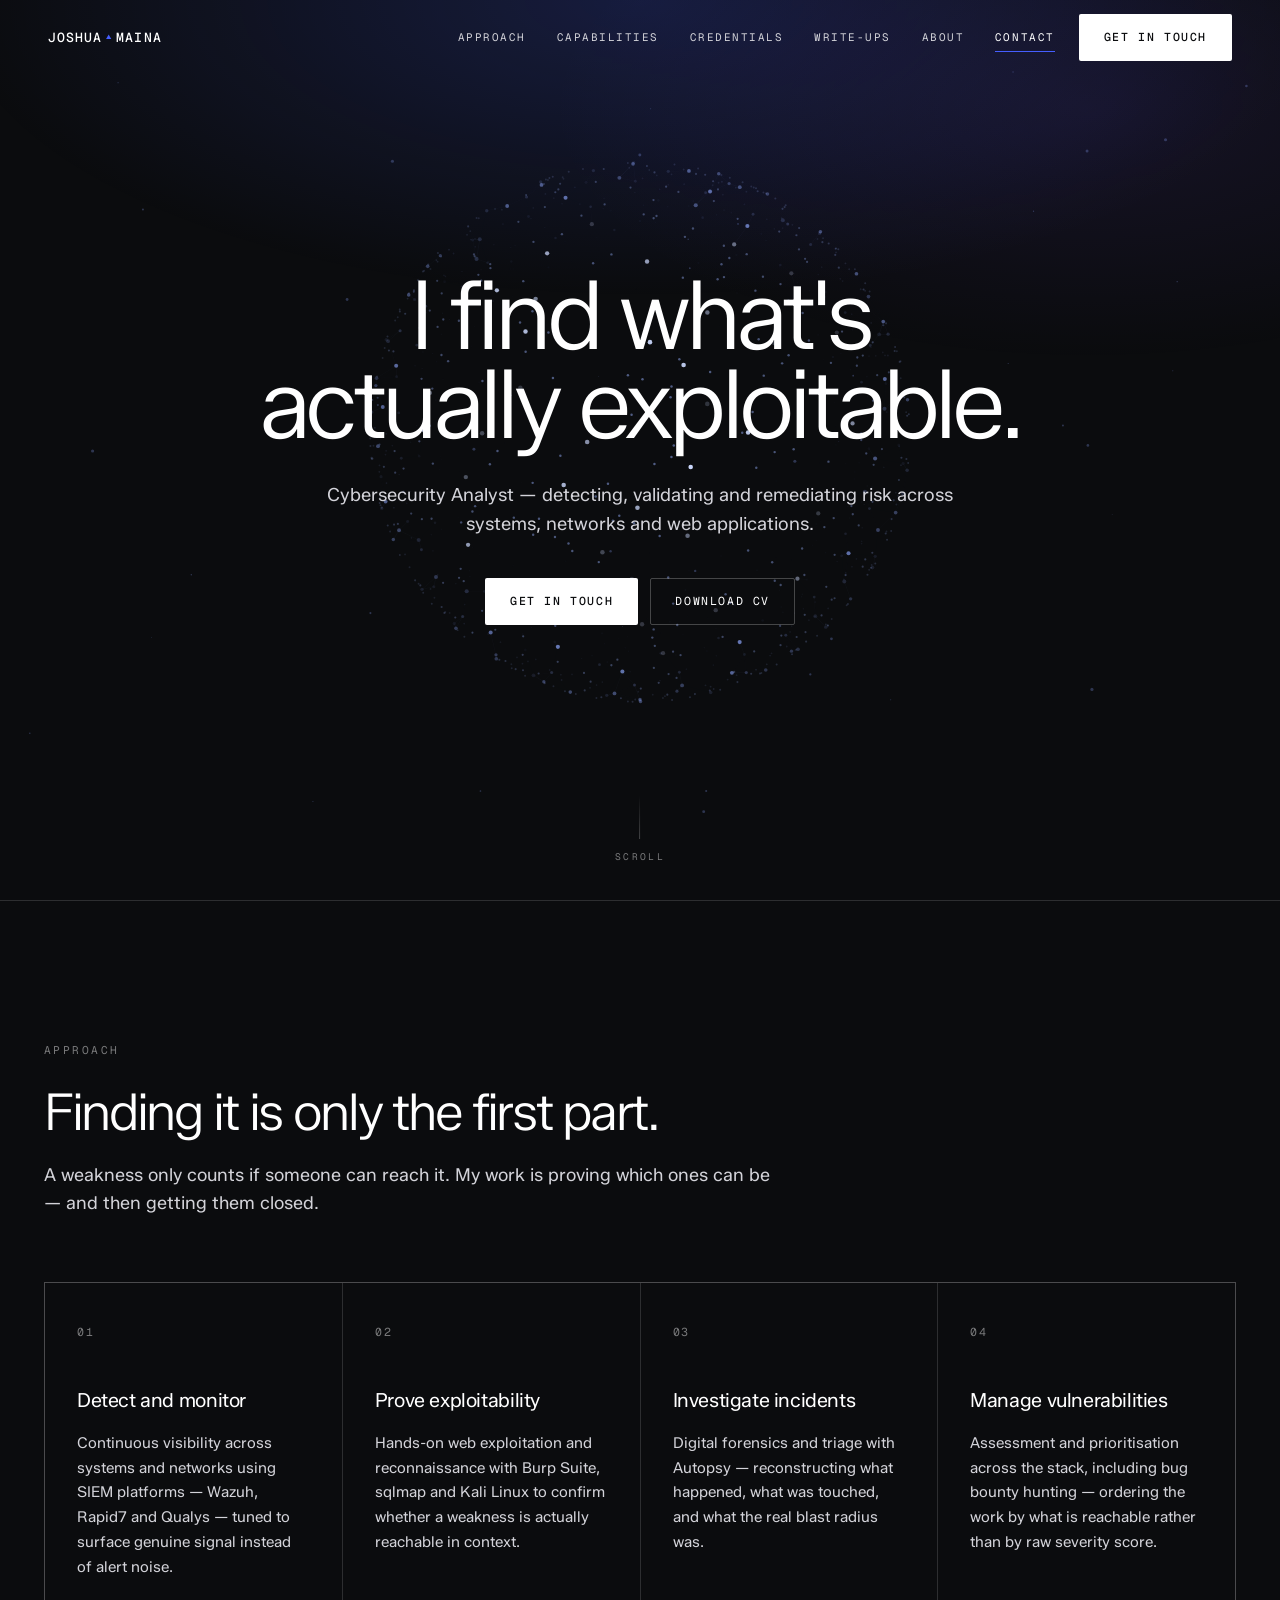
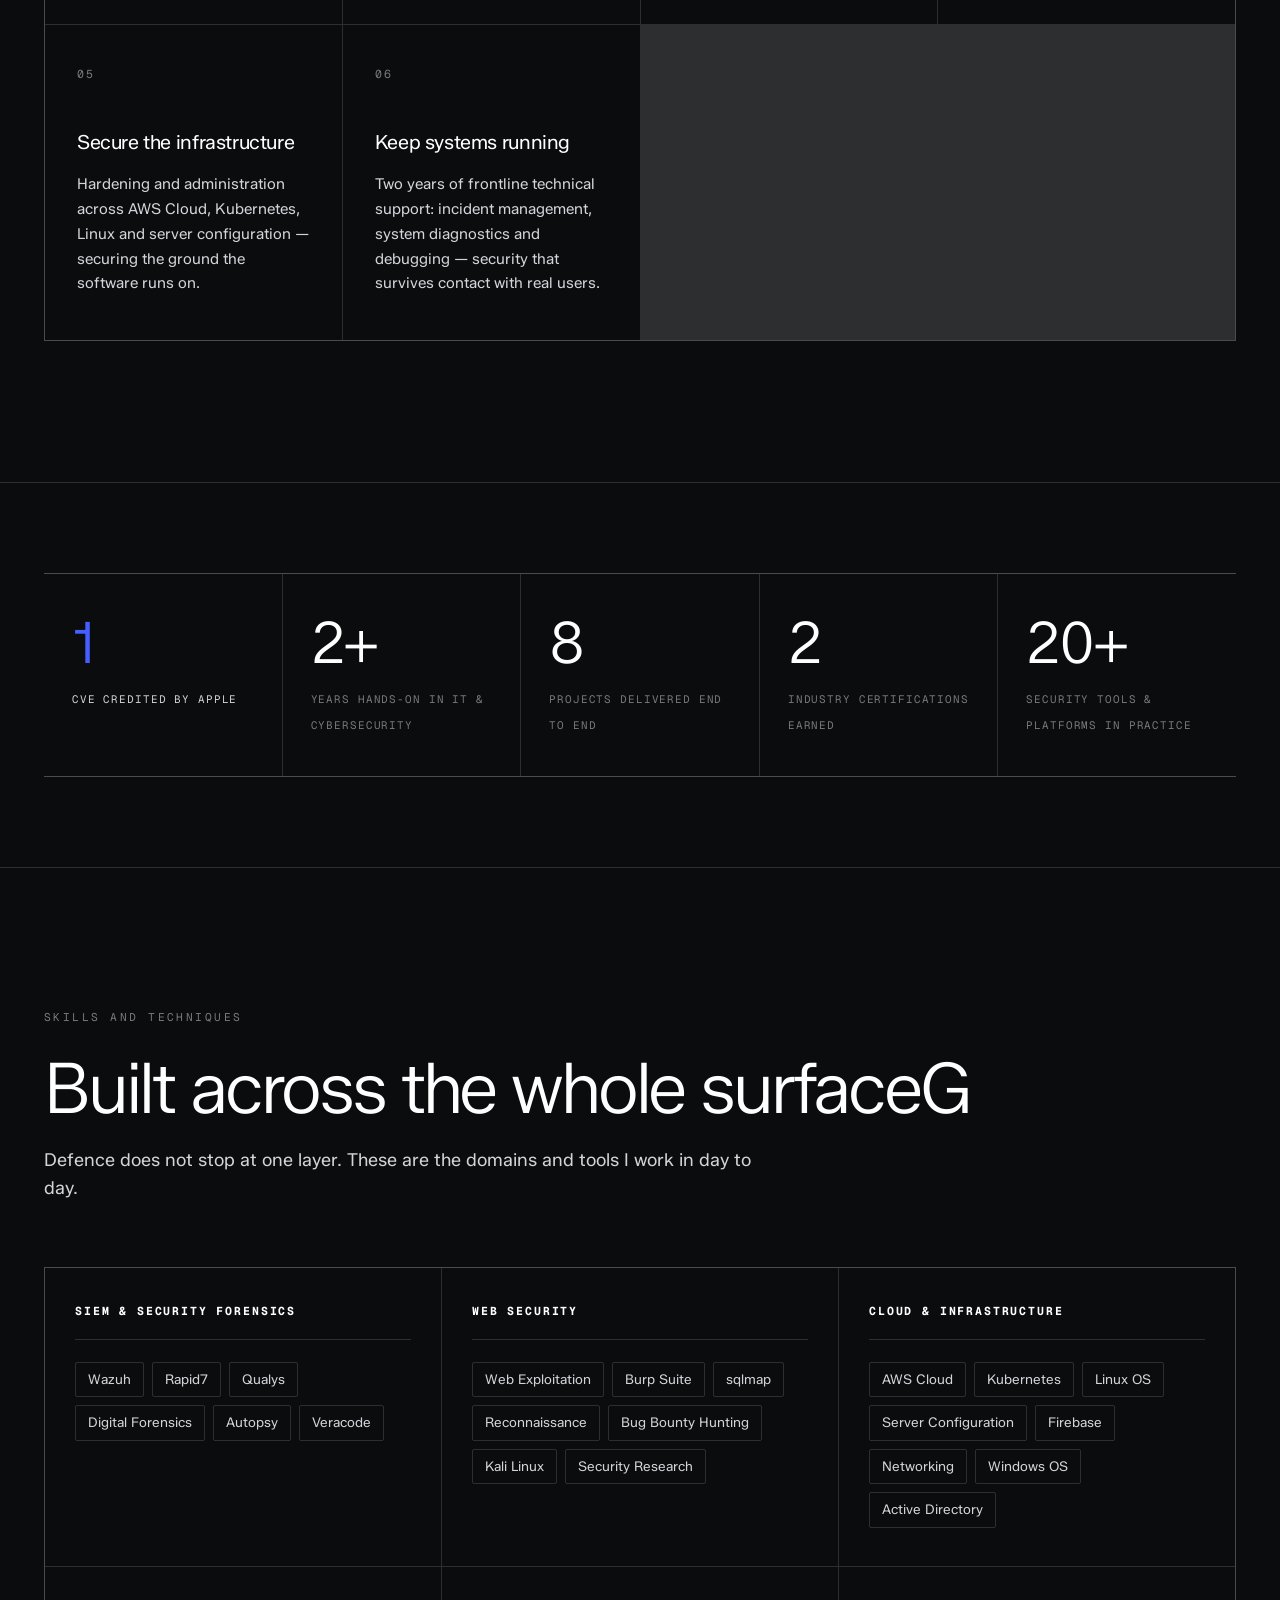
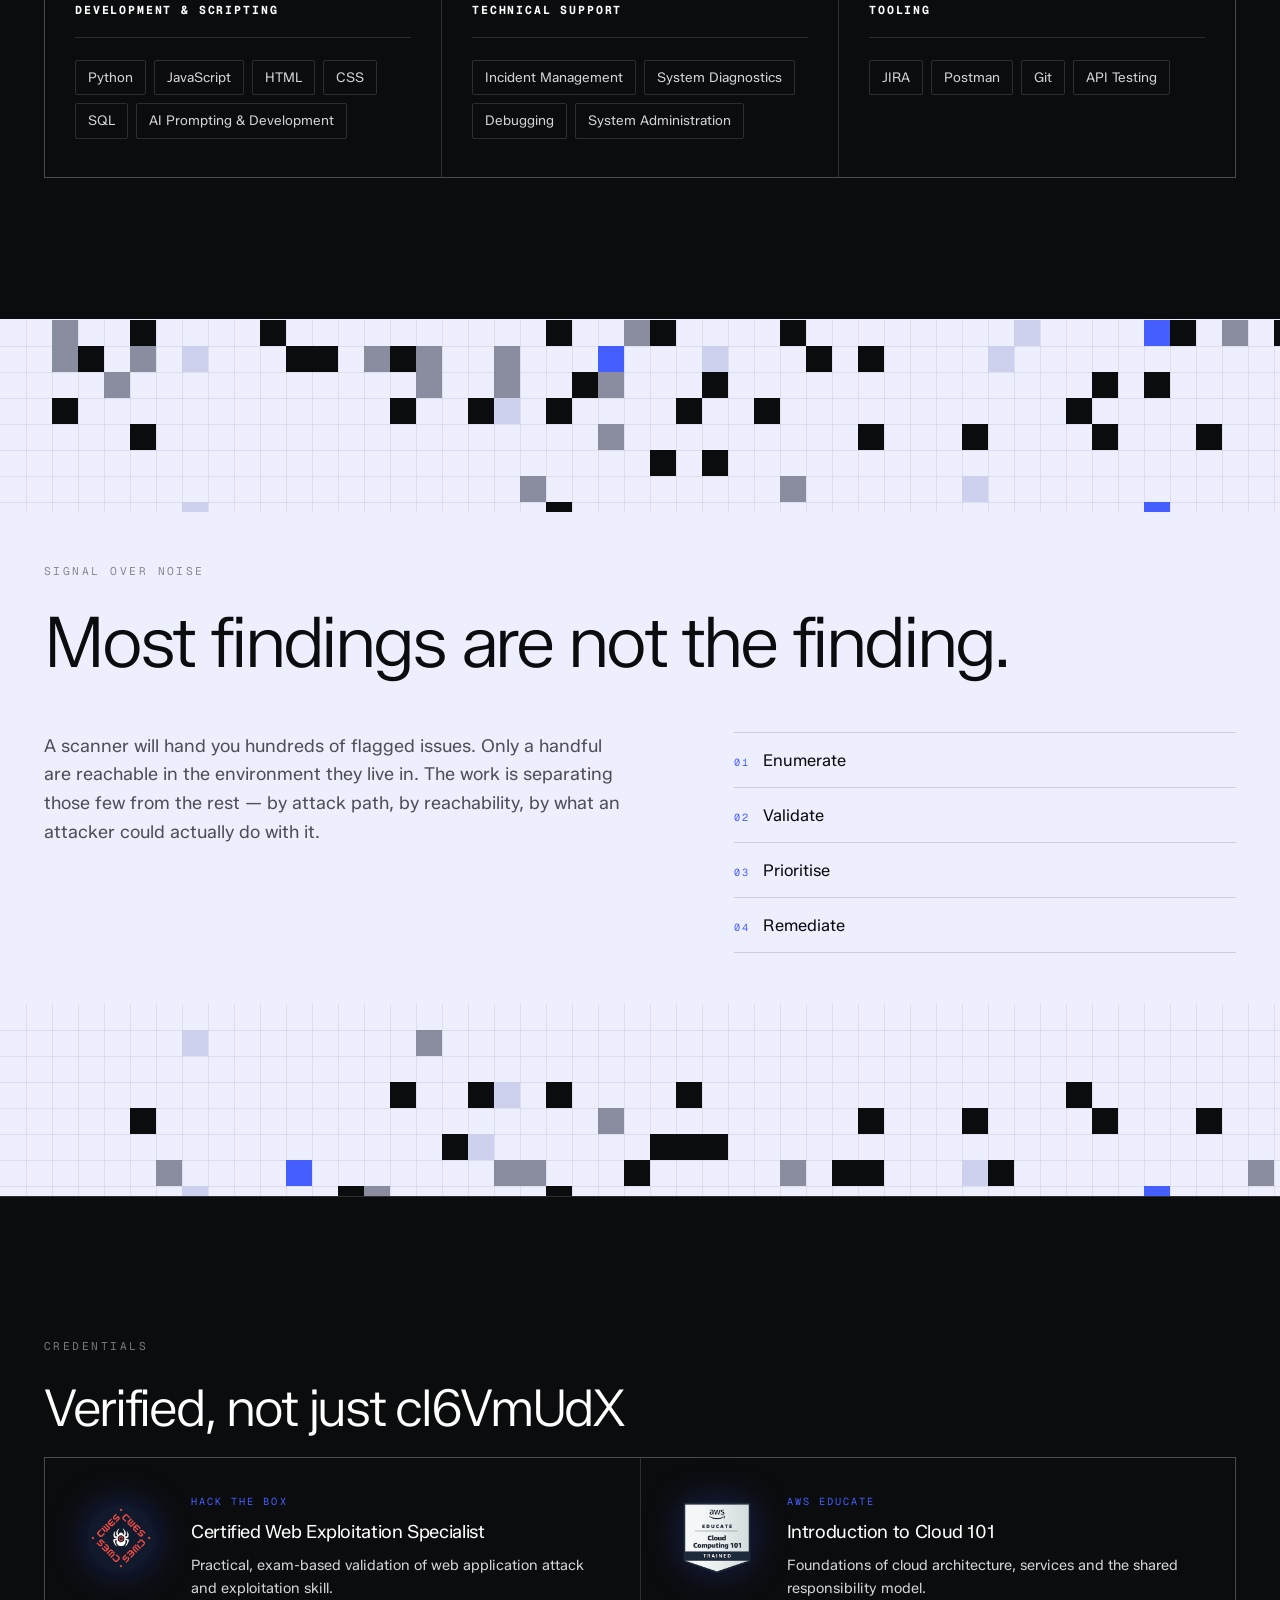
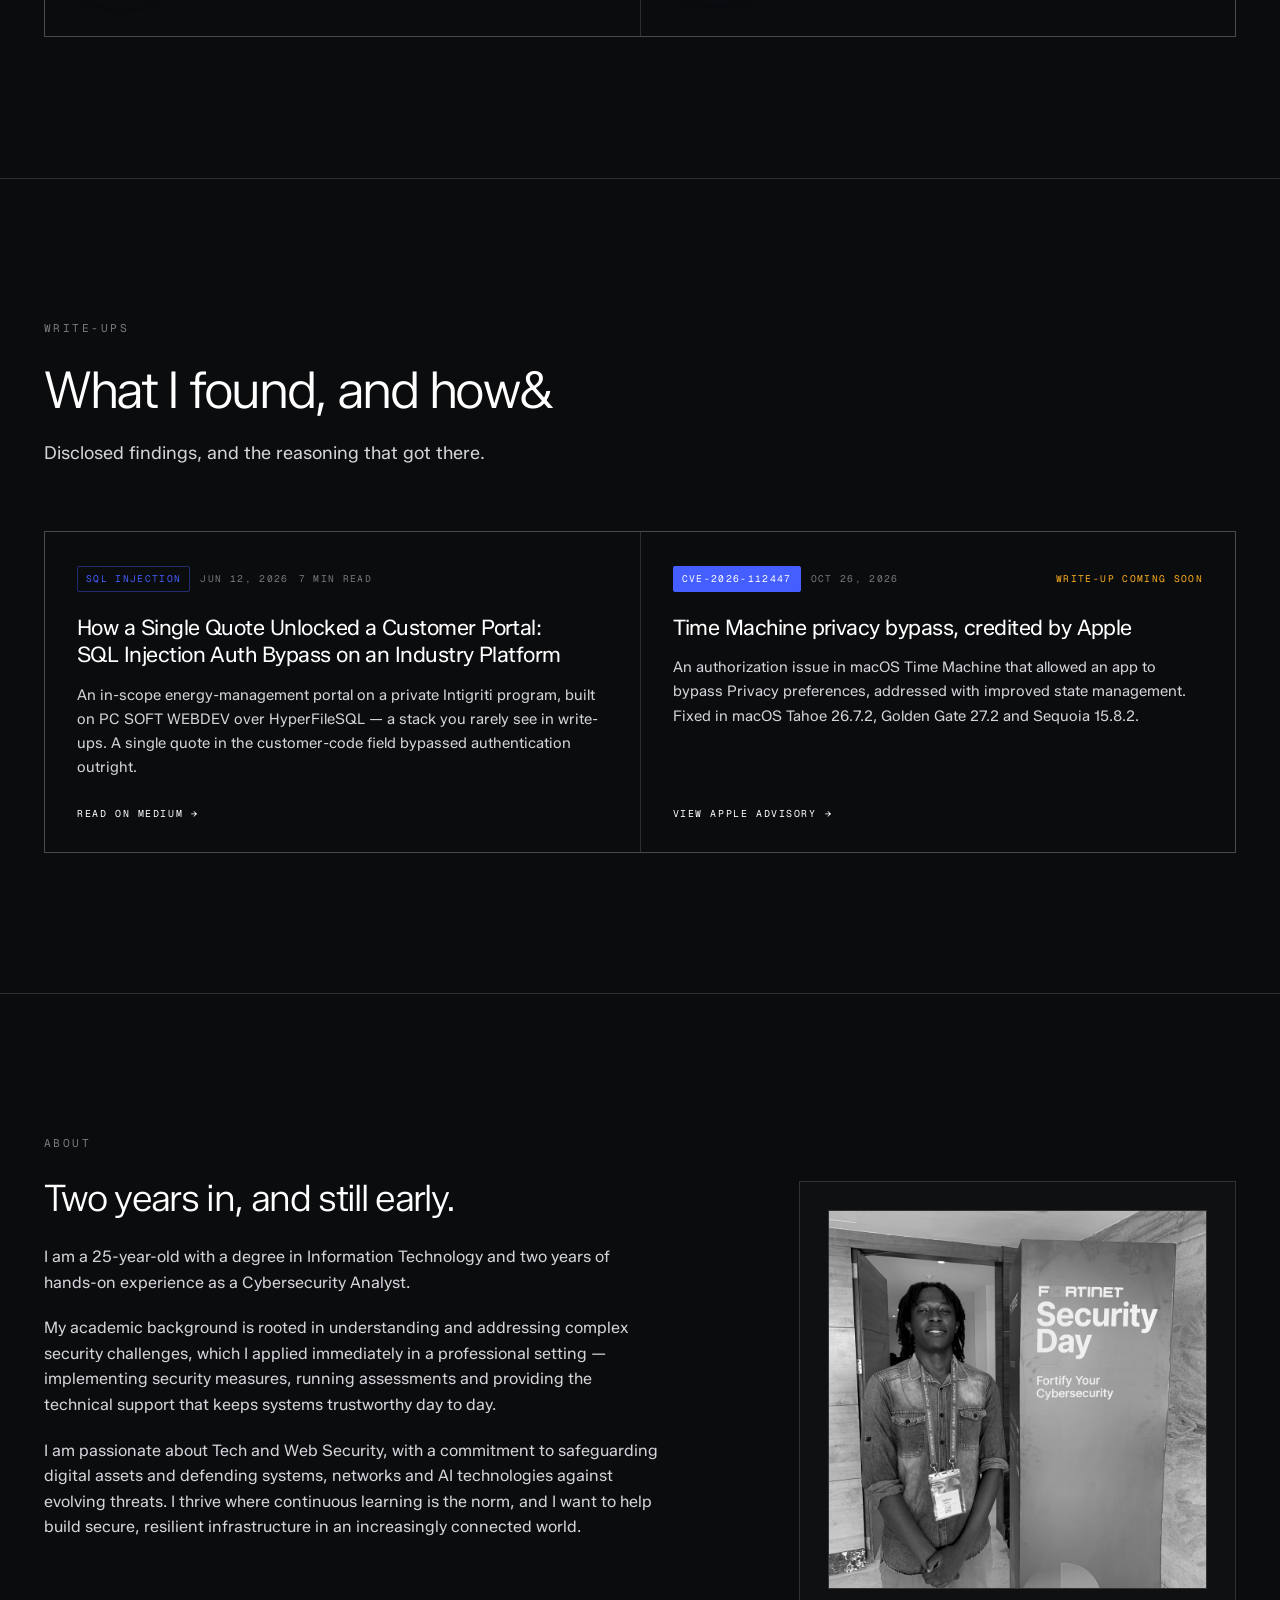
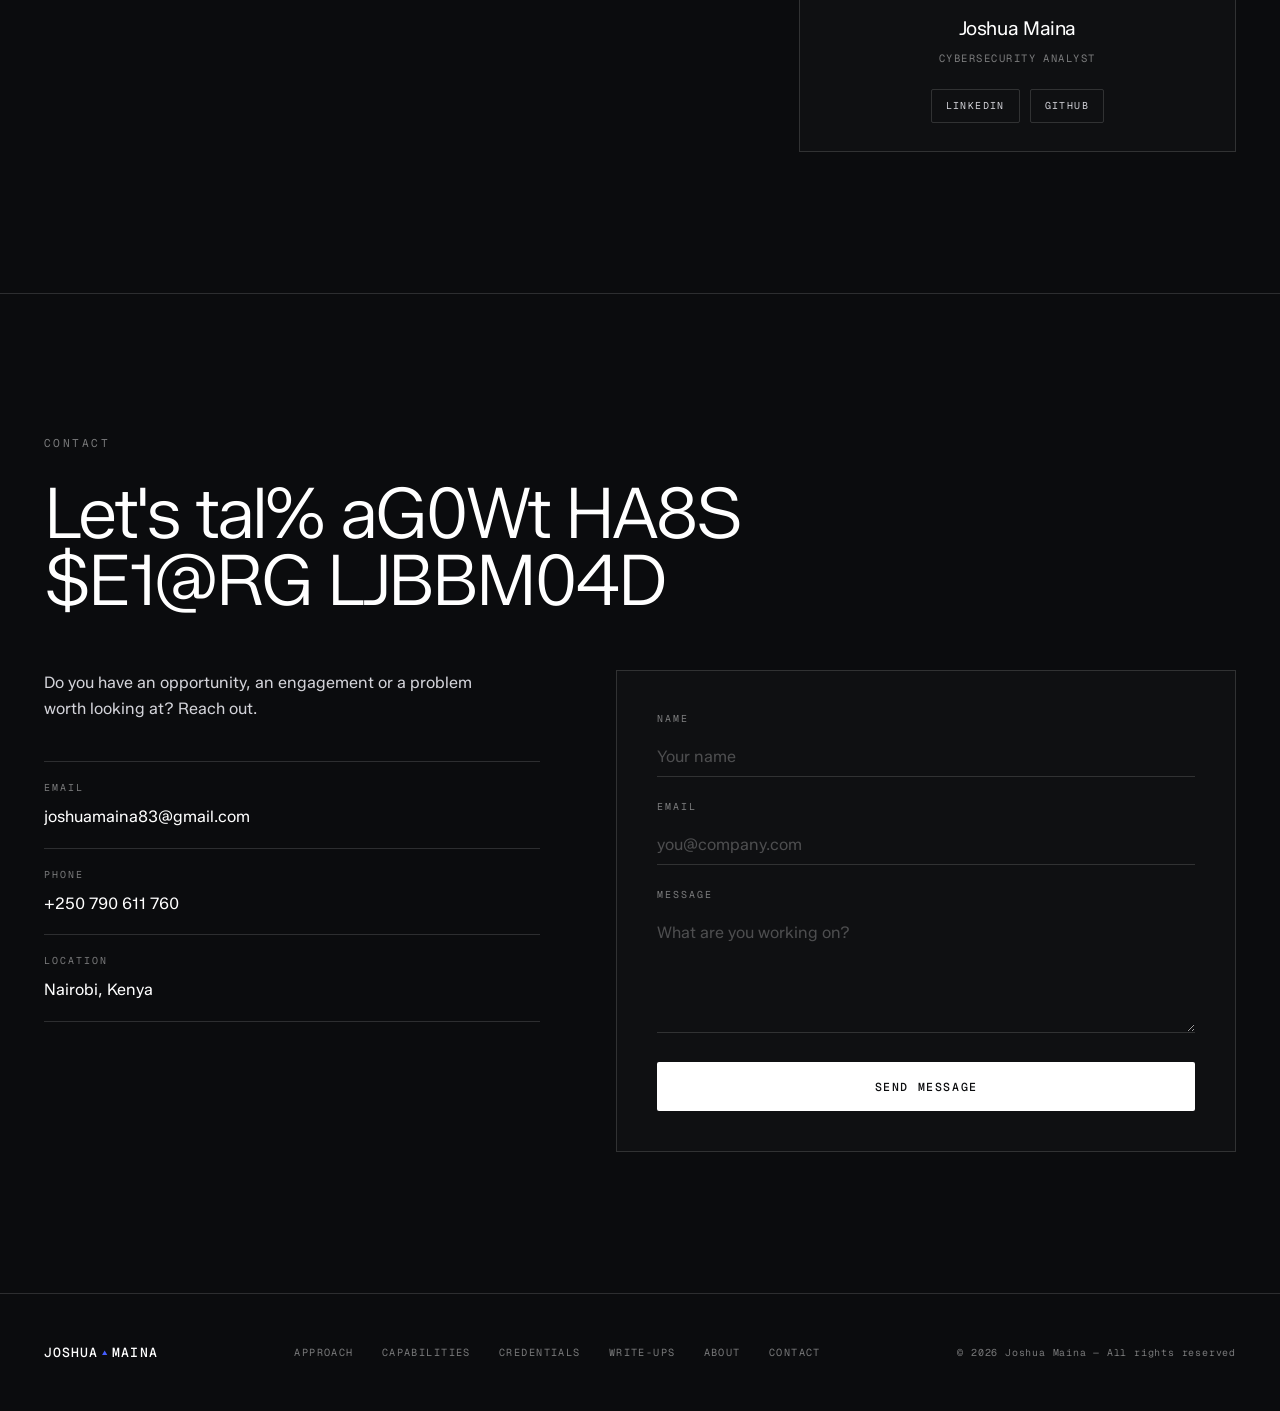
<file: index.html>
<!DOCTYPE html>
<html lang="en">
<head>
<meta charset="UTF-8">
<meta name="viewport" content="width=device-width, initial-scale=1.0">
<meta name="description" content="Joshua Maina — Cybersecurity Analyst. Threat detection, web exploitation, digital forensics and cloud security.">

<title>Joshua Maina | Cybersecurity Analyst</title>

<link rel="shortcut icon" href="images/Black & Blue Minimalist Modern Initial Font Logo.png" type="image/x-icon">

<link rel="preconnect" href="https://fonts.googleapis.com">
<link rel="preconnect" href="https://fonts.gstatic.com" crossorigin>
<link href="https://fonts.googleapis.com/css2?family=Zalando+Sans:wght@300;400;500;600&family=Geist+Mono:wght@300;400;500&display=swap" rel="stylesheet">

<link rel="stylesheet" href="style.css">
</head>
<body>

<canvas id="bg-canvas" aria-hidden="true"></canvas>

<!-- ======================= NAV ======================= -->
<header class="nav" id="nav">
  <a href="#home" class="nav__logo">JOSHUA<span class="nav__logo-mark">&#9650;</span>MAINA</a>

  <nav class="nav__menu" id="nav-menu">
    <a href="#approach" class="nav__link">APPROACH</a>
    <a href="#capabilities" class="nav__link">CAPABILITIES</a>
    <a href="#credentials" class="nav__link">CREDENTIALS</a>
    <a href="#writeups" class="nav__link">WRITE-UPS</a>
    <a href="#about" class="nav__link">ABOUT</a>
    <a href="#contact" class="nav__link">CONTACT</a>
  </nav>

  <a href="#contact" class="btn btn--light nav__cta">GET IN TOUCH</a>

  <button class="nav__toggle" id="nav-toggle" aria-label="Open menu" aria-expanded="false">
    <span></span><span></span>
  </button>
</header>

<main>

<!-- ======================= HERO ======================= -->
<section class="hero" id="home">
  <canvas class="hero__sphere" id="sphere-canvas" aria-hidden="true"></canvas>

  <div class="hero__inner">
    <h1 class="hero__title scramble" data-scramble>I find what's actually exploitable.</h1>
    <p class="hero__sub">
      Cybersecurity Analyst — detecting, validating and remediating risk across
      systems, networks and web applications.
    </p>
    <div class="hero__actions">
      <a href="#contact" class="btn btn--light">GET IN TOUCH</a>
      <a href="Joshua Maina Resume.pdf" download class="btn btn--ghost">DOWNLOAD CV</a>
    </div>
  </div>

  <a href="#approach" class="hero__scroll" aria-label="Scroll down">
    <span class="hero__scroll-line"></span>
    <span class="hero__scroll-text">SCROLL</span>
  </a>
</section>

<!-- ======================= APPROACH ======================= -->
<section class="section" id="approach">
  <div class="shell">
    <p class="eyebrow">APPROACH</p>
    <h2 class="display display--md scramble" data-scramble>Finding it is only the first part.</h2>
    <p class="lede">
      A weakness only counts if someone can reach it. My work is proving which ones can be —
      and then getting them closed.
    </p>

    <ol class="cards">
      <li class="card reveal">
        <span class="card__num">01</span>
        <h3 class="card__title">Detect and monitor</h3>
        <p class="card__body">
          Continuous visibility across systems and networks using SIEM platforms — Wazuh,
          Rapid7 and Qualys — tuned to surface genuine signal instead of alert noise.
        </p>
      </li>
      <li class="card reveal">
        <span class="card__num">02</span>
        <h3 class="card__title">Prove exploitability</h3>
        <p class="card__body">
          Hands-on web exploitation and reconnaissance with Burp Suite, sqlmap and Kali Linux
          to confirm whether a weakness is actually reachable in context.
        </p>
      </li>
      <li class="card reveal">
        <span class="card__num">03</span>
        <h3 class="card__title">Investigate incidents</h3>
        <p class="card__body">
          Digital forensics and triage with Autopsy — reconstructing what happened, what was
          touched, and what the real blast radius was.
        </p>
      </li>
      <li class="card reveal">
        <span class="card__num">04</span>
        <h3 class="card__title">Manage vulnerabilities</h3>
        <p class="card__body">
          Assessment and prioritisation across the stack, including bug bounty hunting —
          ordering the work by what is reachable rather than by raw severity score.
        </p>
      </li>
      <li class="card reveal">
        <span class="card__num">05</span>
        <h3 class="card__title">Secure the infrastructure</h3>
        <p class="card__body">
          Hardening and administration across AWS Cloud, Kubernetes, Linux and server
          configuration — securing the ground the software runs on.
        </p>
      </li>
      <li class="card reveal">
        <span class="card__num">06</span>
        <h3 class="card__title">Keep systems running</h3>
        <p class="card__body">
          Two years of frontline technical support: incident management, system diagnostics and
          debugging — security that survives contact with real users.
        </p>
      </li>
    </ol>
  </div>
</section>

<!-- ======================= STATS ======================= -->
<section class="section section--tight">
  <div class="shell">
    <div class="stats">
      <div class="stat stat--lead reveal">
        <span class="stat__value" data-count="1" data-suffix="">0</span>
        <span class="stat__label">CVE credited by Apple</span>
      </div>
      <div class="stat reveal">
        <span class="stat__value" data-count="2" data-suffix="+">0</span>
        <span class="stat__label">Years hands-on in IT &amp; cybersecurity</span>
      </div>
      <div class="stat reveal">
        <span class="stat__value" data-count="8" data-suffix="">0</span>
        <span class="stat__label">Projects delivered end to end</span>
      </div>
      <div class="stat reveal">
        <span class="stat__value" data-count="2" data-suffix="">0</span>
        <span class="stat__label">Industry certifications earned</span>
      </div>
      <div class="stat reveal">
        <span class="stat__value" data-count="20" data-suffix="+">0</span>
        <span class="stat__label">Security tools &amp; platforms in practice</span>
      </div>
    </div>
  </div>
</section>

<!-- ======================= CAPABILITIES ======================= -->
<section class="section" id="capabilities">
  <div class="shell">
    <p class="eyebrow">SKILLS AND TECHNIQUES</p>
    <h2 class="display display--lg scramble" data-scramble>Built across the whole surface.</h2>
    <p class="lede">
      Defence does not stop at one layer. These are the domains and tools I work in day to day.
    </p>

    <div class="domains">
      <article class="domain reveal">
        <h3 class="domain__name">SIEM &amp; Security Forensics</h3>
        <ul class="tags">
          <li>Wazuh</li><li>Rapid7</li><li>Qualys</li>
          <li>Digital Forensics</li><li>Autopsy</li><li>Veracode</li>
        </ul>
      </article>

      <article class="domain reveal">
        <h3 class="domain__name">Web Security</h3>
        <ul class="tags">
          <li>Web Exploitation</li><li>Burp Suite</li><li>sqlmap</li>
          <li>Reconnaissance</li><li>Bug Bounty Hunting</li><li>Kali Linux</li>
          <li>Security Research</li>
        </ul>
      </article>

      <article class="domain reveal">
        <h3 class="domain__name">Cloud &amp; Infrastructure</h3>
        <ul class="tags">
          <li>AWS Cloud</li><li>Kubernetes</li><li>Linux OS</li>
          <li>Server Configuration</li><li>Firebase</li><li>Networking</li><li>Windows OS</li><li>Active Directory</li>
        </ul>
      </article>

      <article class="domain reveal">
        <h3 class="domain__name">Development &amp; Scripting</h3>
        <ul class="tags">
          <li>Python</li><li>JavaScript</li><li>HTML</li><li>CSS</li><li>SQL</li><li>AI Prompting & Development</li>
        </ul>
      </article>

      <article class="domain reveal">
        <h3 class="domain__name">Technical Support</h3>
        <ul class="tags">
          <li>Incident Management</li><li>System Diagnostics</li>
          <li>Debugging</li><li>System Administration</li>
        </ul>
      </article>

      <article class="domain reveal">
        <h3 class="domain__name">Tooling</h3>
        <ul class="tags">
          <li>JIRA</li><li>Postman</li><li>Git</li><li>API Testing</li>
        </ul>
      </article>
    </div>
  </div>
</section>

<!-- ======================= SIGNAL / PIXEL PLUME ======================= -->
<section class="section section--light" id="signal">
  <canvas class="dissolve dissolve--top" data-edge="top" aria-hidden="true"></canvas>
  <canvas class="dissolve dissolve--bottom" data-edge="bottom" aria-hidden="true"></canvas>
  <div class="shell">
    <p class="eyebrow">SIGNAL OVER NOISE</p>
    <h2 class="display display--lg">Most findings are not the finding.</h2>

    <div class="signal">
      <p class="signal__lede">
        A scanner will hand you hundreds of flagged issues. Only a handful are reachable
        in the environment they live in. The work is separating those few from the rest —
        by attack path, by reachability, by what an attacker could actually do with it.
      </p>
      <ul class="signal__steps">
        <li><span>01</span> Enumerate</li>
        <li><span>02</span> Validate</li>
        <li><span>03</span> Prioritise</li>
        <li><span>04</span> Remediate</li>
      </ul>
    </div>
  </div>
</section>

<!-- ======================= CREDENTIALS ======================= -->
<section class="section" id="credentials">
  <div class="shell">
    <p class="eyebrow">CREDENTIALS</p>
    <h2 class="display display--md scramble" data-scramble>Verified, not just claimed.</h2>

    <div class="creds">
      <article class="cred reveal">
        <div class="cred__badge">
          <img src="images/htb-cwes-badge.png" alt="Hack The Box Certified Web Exploitation Specialist badge">
        </div>
        <div class="cred__info">
          <p class="cred__issuer">HACK THE BOX</p>
          <h3 class="cred__name">Certified Web Exploitation Specialist</h3>
          <p class="cred__desc">
            Practical, exam-based validation of web application attack and exploitation skill.
          </p>
        </div>
      </article>

      <article class="cred reveal">
        <div class="cred__badge">
          <img src="images/aws-cloud-badge.png" alt="AWS Educate Introduction to Cloud 101 badge">
        </div>
        <div class="cred__info">
          <p class="cred__issuer">AWS EDUCATE</p>
          <h3 class="cred__name">Introduction to Cloud 101</h3>
          <p class="cred__desc">
            Foundations of cloud architecture, services and the shared responsibility model.
          </p>
        </div>
      </article>
    </div>
  </div>
</section>

<!-- ======================= WRITE-UPS ======================= -->
<section class="section" id="writeups">
  <div class="shell">
    <p class="eyebrow">WRITE-UPS</p>
    <h2 class="display display--md scramble" data-scramble>What I found, and how.</h2>
    <p class="lede">
      Disclosed findings, and the reasoning that got there.
    </p>

    <ul class="posts">
      <li class="post reveal">
        <a class="post__link"
           href="https://medium.com/@joshuamaina83/how-a-single-quote-unlocked-a-customer-portal-sql-injection-auth-bypass-on-a-customer-platform-6c1f98fe4c85"
           target="_blank" rel="noopener">
          <p class="post__meta">
            <span class="post__tag">SQL INJECTION</span>
            <span>JUN 12, 2026</span>
            <span>7 MIN READ</span>
          </p>
          <h3 class="post__title">
            How a Single Quote Unlocked a Customer Portal: SQL Injection Auth Bypass on an
            Industry Platform
          </h3>
          <p class="post__excerpt">
            An in-scope energy-management portal on a private Intigriti program, built on
            PC SOFT WEBDEV over HyperFileSQL — a stack you rarely see in write-ups. A single
            quote in the customer-code field bypassed authentication outright.
          </p>
          <span class="post__cta">READ ON MEDIUM</span>
        </a>
      </li>

      <li class="post reveal">
        <a class="post__link" href="https://support.apple.com/en-us/149522"
           target="_blank" rel="noopener">
          <p class="post__meta">
            <span class="post__tag post__tag--cve">CVE-2026-112447</span>
            <span>OCT 26, 2026</span>
            <span class="post__soon">WRITE-UP COMING SOON</span>
          </p>
          <h3 class="post__title">
            Time Machine privacy bypass, credited by Apple
          </h3>
          <p class="post__excerpt">
            An authorization issue in macOS Time Machine that allowed an app to bypass Privacy
            preferences, addressed with improved state management. Fixed in macOS Tahoe 26.7.2,
            Golden Gate 27.2 and Sequoia 15.8.2.
          </p>
          <span class="post__cta">VIEW APPLE ADVISORY</span>
        </a>
      </li>
    </ul>
  </div>
</section>

<!-- ======================= ABOUT ======================= -->
<section class="section" id="about">
  <div class="shell">
    <p class="eyebrow">ABOUT</p>

    <div class="about">
      <div class="about__text">
        <h2 class="display display--sm">Two years in, and still early.</h2>
        <p>
          I am a 25-year-old with a degree in Information Technology and two
          years of hands-on experience as a Cybersecurity Analyst.
        </p>
        <p>
          My academic background is rooted in understanding and addressing complex security
          challenges, which I applied immediately in a professional setting — implementing
          security measures, running assessments and providing the technical support that keeps
          systems trustworthy day to day.
        </p>
        <p>
          I am passionate about Tech and Web Security, with a commitment to safeguarding
          digital assets and defending systems, networks and AI technologies against evolving
          threats. I thrive where continuous learning is the norm, and I want to help build
          secure, resilient infrastructure in an increasingly connected world.
        </p>
      </div>

      <aside class="about__card reveal">
        <div class="about__portrait">
          <img src="images/me.jpeg" alt="Joshua Maina">
        </div>
        <p class="about__name">Joshua Maina</p>
        <p class="about__role">Cybersecurity Analyst</p>
        <div class="about__socials">
          <a href="https://www.linkedin.com/in/joshuamaina/" target="_blank" rel="noopener">LINKEDIN</a>
          <a href="https://github.com/joshmainaa7" target="_blank" rel="noopener">GITHUB</a>
        </div>
      </aside>
    </div>
  </div>
</section>

<!-- ======================= CONTACT ======================= -->
<section class="section" id="contact">
  <div class="shell">
    <p class="eyebrow">CONTACT</p>
    <h2 class="display display--lg scramble" data-scramble>Let's talk about what you're running.</h2>

    <div class="contact">
      <div class="contact__info">
        <p class="contact__lede">
          Do you have an opportunity, an engagement or a problem worth looking at? Reach out.
        </p>
        <dl class="contact__list">
          <div>
            <dt>EMAIL</dt>
            <dd><a href="mailto:joshuamaina83@gmail.com">joshuamaina83@gmail.com</a></dd>
          </div>
          <div>
            <dt>PHONE</dt>
            <dd><a href="tel:+250790611760">+250 790 611 760</a></dd>
          </div>
          <div>
            <dt>LOCATION</dt>
            <dd>Nairobi, Kenya</dd>
          </div>
        </dl>
      </div>

      <form class="contact__form" action="https://api.web3forms.com/submit" method="POST">
        <input type="hidden" name="access_key" value="e95f9bf6-caba-4532-9078-3079f6659367">
        <input type="hidden" name="subject" value="New Contact Form Submission">
        <input type="hidden" name="from_name" value="Joshua Maina Portfolio">
        <input type="hidden" name="redirect" value="https://joshmainaa7.github.io/MyPortfolio/success.html">

        <div class="field">
          <label for="f-name">NAME</label>
          <input id="f-name" type="text" name="name" required placeholder="Your name">
        </div>
        <div class="field">
          <label for="f-email">EMAIL</label>
          <input id="f-email" type="email" name="email" required placeholder="you@company.com">
        </div>
        <div class="field">
          <label for="f-message">MESSAGE</label>
          <textarea id="f-message" name="message" rows="5" required placeholder="What are you working on?"></textarea>
        </div>
        <button type="submit" class="btn btn--light btn--block">SEND MESSAGE</button>
      </form>
    </div>
  </div>
</section>

</main>

<!-- ======================= FOOTER ======================= -->
<footer class="footer">
  <div class="shell footer__inner">
    <a href="#home" class="nav__logo">JOSHUA<span class="nav__logo-mark">&#9650;</span>MAINA</a>
    <nav class="footer__menu">
      <a href="#approach">APPROACH</a>
      <a href="#capabilities">CAPABILITIES</a>
      <a href="#credentials">CREDENTIALS</a>
      <a href="#writeups">WRITE-UPS</a>
      <a href="#about">ABOUT</a>
      <a href="#contact">CONTACT</a>
    </nav>
    <p class="footer__legal">&copy; <span id="year">2026</span> Joshua Maina — All rights reserved</p>
  </div>
</footer>

<script src="main.js"></script>
</body>
</html>
</file>
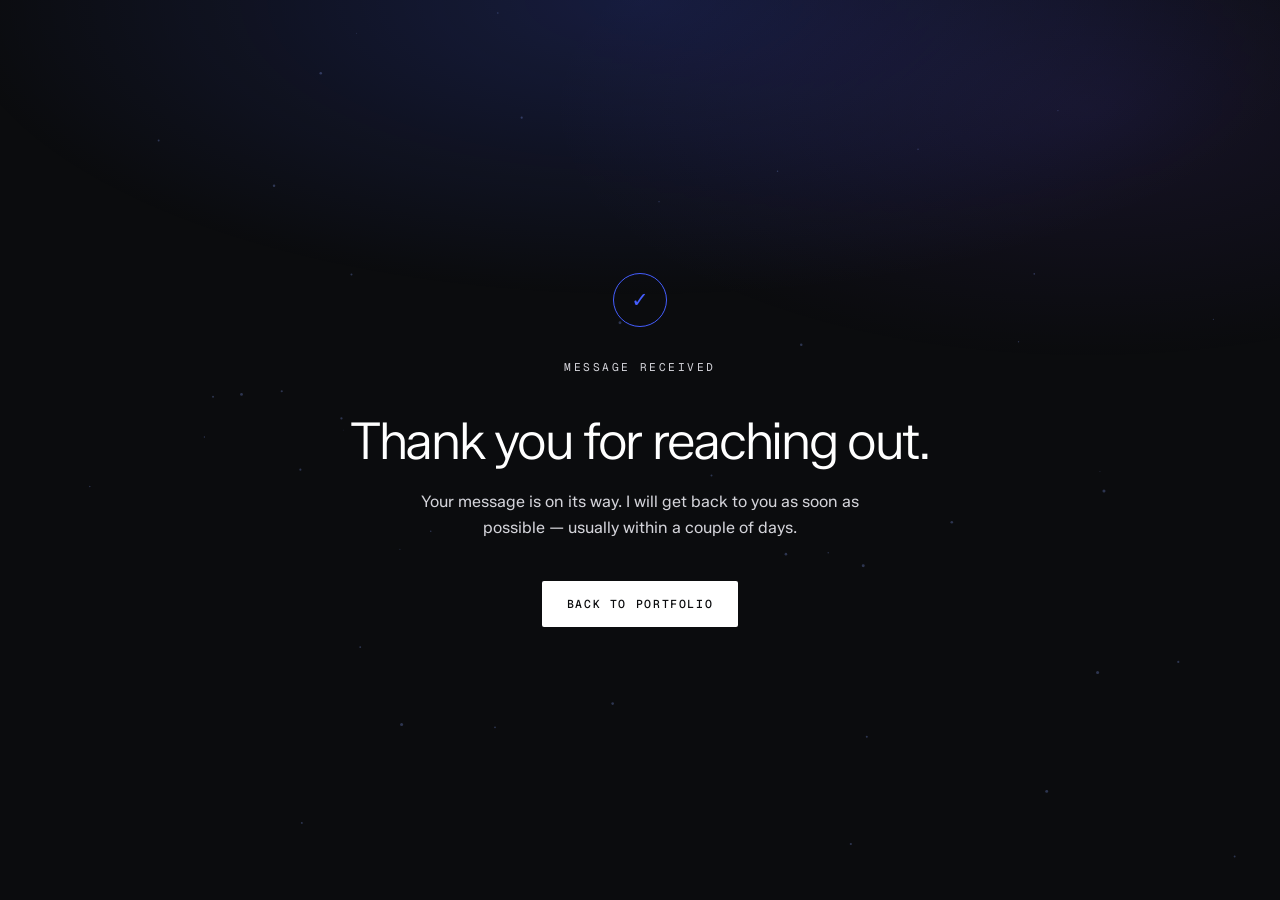
<file: success.html>
<!DOCTYPE html>
<html lang="en">
<head>
<meta charset="UTF-8">
<meta name="viewport" content="width=device-width, initial-scale=1.0">
<title>Message Sent | Joshua Maina</title>
<link rel="shortcut icon" href="images/Black & Blue Minimalist Modern Initial Font Logo.png" type="image/x-icon">

<link rel="preconnect" href="https://fonts.googleapis.com">
<link rel="preconnect" href="https://fonts.gstatic.com" crossorigin>
<link href="https://fonts.googleapis.com/css2?family=Zalando+Sans:wght@300;400;500&family=Geist+Mono:wght@300;400;500&display=swap" rel="stylesheet">

<link rel="stylesheet" href="style.css">
<style>
  .thanks {
    min-height: 100svh;
    display: grid;
    place-items: center;
    text-align: center;
    padding: 48px var(--gutter);
    position: relative;
    z-index: 1;
  }
  .thanks__inner { max-width: 620px; }
  .thanks__mark {
    width: 54px;
    height: 54px;
    margin: 0 auto 32px;
    border: 1px solid var(--accent);
    border-radius: 50%;
    display: grid;
    place-items: center;
    color: var(--accent);
    font-size: 1.3rem;
  }
  .thanks p {
    color: var(--fg-muted);
    margin: 0 auto 40px;
    max-width: 46ch;
  }
</style>
</head>
<body>

<canvas id="bg-canvas" aria-hidden="true"></canvas>

<main class="thanks">
  <div class="thanks__inner">
    <div class="thanks__mark">&#10003;</div>
    <p class="eyebrow">MESSAGE RECEIVED</p>
    <h1 class="display display--md">Thank you for reaching out.</h1>
    <p>
      Your message is on its way. I will get back to you as soon as possible —
      usually within a couple of days.
    </p>
    <a href="index.html" class="btn btn--light">BACK TO PORTFOLIO</a>
  </div>
</main>

<script>
/* Ambient background — same field as the main page */
(function () {
  if (window.matchMedia('(prefers-reduced-motion: reduce)').matches) return;
  const canvas = document.getElementById('bg-canvas');
  const ctx = canvas.getContext('2d');
  let dpr = 1, w = 0, h = 0, particles = [];

  function resize() {
    dpr = Math.min(window.devicePixelRatio || 1, 2);
    w = window.innerWidth; h = window.innerHeight;
    canvas.width = w * dpr; canvas.height = h * dpr;
    ctx.setTransform(dpr, 0, 0, dpr, 0, 0);
    const count = Math.round(Math.min(70, (w * h) / 26000));
    particles = Array.from({ length: count }, () => ({
      x: Math.random() * w, y: Math.random() * h,
      vx: (Math.random() - 0.5) * 0.22, vy: (Math.random() - 0.5) * 0.22,
      r: Math.random() * 1.2 + 0.4
    }));
  }
  function frame() {
    ctx.clearRect(0, 0, w, h);
    for (const p of particles) {
      p.x += p.vx; p.y += p.vy;
      if (p.x < 0 || p.x > w) p.vx *= -1;
      if (p.y < 0 || p.y > h) p.vy *= -1;
      ctx.beginPath();
      ctx.arc(p.x, p.y, p.r, 0, Math.PI * 2);
      ctx.fillStyle = 'rgba(140,165,255,0.5)';
      ctx.fill();
    }
    requestAnimationFrame(frame);
  }
  window.addEventListener('resize', resize, { passive: true });
  resize(); frame();
}());
</script>
</body>
</html>
</file>
<file: style.css>
/* ============================================================
   Joshua Maina — portfolio
   Design language: dark, thin display type, mono labels, hairlines
   ============================================================ */

:root {
  --bg:            #0B0C0E;
  --bg-raised:     rgba(255, 255, 255, 0.02);
  --bg-raised-2:   rgba(255, 255, 255, 0.04);
  --accent:        #455EFF;
  --accent-soft:   rgba(69, 94, 255, 0.14);
  --fg:            #FFFFFF;
  --fg-muted:      #D3D3D9;
  --fg-dim:        rgba(255, 255, 255, 0.45);
  --line:          rgba(255, 255, 255, 0.14);
  --line-strong:   rgba(255, 255, 255, 0.24);

  --font-display: "Zalando Sans", system-ui, -apple-system, sans-serif;
  --font-mono:    "Geist Mono", ui-monospace, "SF Mono", Menlo, monospace;

  --shell:   1240px;
  --gutter:  24px;
  --nav-h:   76px;
}

*, *::before, *::after { box-sizing: border-box; }

html {
  scroll-behavior: smooth;
  scroll-padding-top: var(--nav-h);
  -webkit-text-size-adjust: 100%;
}

body {
  margin: 0;
  background: var(--bg);
  color: var(--fg);
  font-family: var(--font-display);
  font-weight: 400;
  font-size: 16px;
  line-height: 1.6;
  -webkit-font-smoothing: antialiased;
  overflow-x: hidden;
}

img { max-width: 100%; display: block; }
a   { color: inherit; text-decoration: none; }
ul, ol, dl, dd { margin: 0; padding: 0; list-style: none; }

::selection { background: var(--accent); color: #fff; }

/* ---------- Background canvas ---------- */
#bg-canvas {
  position: fixed;
  inset: 0;
  width: 100%;
  height: 100%;
  z-index: 0;
  pointer-events: none;
  opacity: 0.55;
}

/* Deep blue wash at the top, fading to black — mirrors the reference site */
body::before {
  content: "";
  position: fixed;
  inset: 0;
  z-index: 0;
  pointer-events: none;
  background:
    radial-gradient(90% 55% at 50% 0%, rgba(69, 94, 255, 0.20) 0%, transparent 60%),
    radial-gradient(60% 40% at 85% 12%, rgba(120, 80, 255, 0.10) 0%, transparent 70%);
}

main, .nav, .footer { position: relative; z-index: 1; }

/* ---------- Layout ---------- */
.shell {
  width: 100%;
  max-width: var(--shell);
  margin-inline: auto;
  padding-inline: var(--gutter);
}

.section {
  padding-block: clamp(80px, 11vw, 160px);
  border-top: 1px solid var(--line);
}
.section--tight { padding-block: clamp(56px, 7vw, 96px); }

/* ---------- Typography ---------- */
.display {
  font-family: var(--font-display);
  font-weight: 300;
  letter-spacing: -0.045em;
  line-height: 0.95;
  margin: 0 0 24px;
  text-wrap: balance;
}
.display--lg { font-size: clamp(2.4rem, 6.2vw, 4.4rem); }
.display--md { font-size: clamp(2rem, 4.8vw, 3.2rem); }
.display--sm { font-size: clamp(1.6rem, 3.4vw, 2.3rem); }

.eyebrow {
  font-family: var(--font-mono);
  font-size: 0.7rem;
  font-weight: 400;
  letter-spacing: 0.22em;
  color: var(--fg-dim);
  margin: 0 0 28px;
  text-transform: uppercase;
}

.lede {
  max-width: 62ch;
  color: var(--fg-muted);
  font-size: clamp(1rem, 1.5vw, 1.12rem);
  margin: 0 0 64px;
}

/* ---------- Buttons ---------- */
.btn {
  display: inline-flex;
  align-items: center;
  justify-content: center;
  gap: 8px;
  font-family: var(--font-mono);
  font-size: 0.72rem;
  letter-spacing: 0.14em;
  text-transform: uppercase;
  padding: 13px 24px;
  border: 1px solid transparent;
  border-radius: 2px;
  cursor: pointer;
  transition: background .25s ease, color .25s ease,
              border-color .25s ease, transform .25s ease;
  white-space: nowrap;
}
.btn--light {
  background: var(--fg);
  color: #0B0C0E;
  font-weight: 500;
}
.btn--light:hover { background: var(--accent); color: #fff; }

.btn--ghost {
  background: transparent;
  color: var(--fg);
  border-color: var(--line-strong);
}
.btn--ghost:hover { border-color: var(--fg); background: var(--bg-raised-2); }

.btn--block { width: 100%; padding-block: 16px; }
.btn:active { transform: translateY(1px); }

/* ============================================================
   NAV
   ============================================================ */
.nav {
  position: fixed;
  top: 0; left: 0; right: 0;
  height: var(--nav-h);
  z-index: 100;
  display: flex;
  align-items: center;
  gap: 24px;
  padding-inline: clamp(16px, 4vw, 48px);
  transition: background .3s ease, border-color .3s ease, height .3s ease;
  border-bottom: 1px solid transparent;
}
.nav.is-stuck {
  height: 64px;
  background: rgba(11, 12, 14, 0.82);
  backdrop-filter: blur(14px);
  -webkit-backdrop-filter: blur(14px);
  border-bottom-color: var(--line);
}

.nav__logo {
  font-family: var(--font-mono);
  font-size: 0.82rem;
  font-weight: 500;
  letter-spacing: 0.08em;
  display: inline-flex;
  align-items: center;
  flex-shrink: 0;
}
.nav__logo-mark {
  color: var(--accent);
  font-size: 0.68em;
  margin-inline: 4px;
  transform: translateY(-1px);
}

.nav__menu {
  display: flex;
  gap: clamp(16px, 2.4vw, 34px);
  margin-left: auto;
}
.nav__link {
  font-family: var(--font-mono);
  font-size: 0.68rem;
  letter-spacing: 0.14em;
  color: var(--fg-muted);
  padding-block: 6px;
  position: relative;
  white-space: nowrap;
  transition: color .22s ease;
}
.nav__link::after {
  content: "";
  position: absolute;
  left: 0; bottom: 0;
  width: 100%;
  height: 1px;
  background: var(--accent);
  transform: scaleX(0);
  transform-origin: left;
  transition: transform .28s ease;
}
.nav__link:hover,
.nav__link.is-active { color: var(--fg); }
.nav__link:hover::after,
.nav__link.is-active::after { transform: scaleX(1); }

.nav__cta { flex-shrink: 0; }

.nav__toggle {
  display: none;
  flex-direction: column;
  justify-content: center;
  gap: 5px;
  width: 40px;
  height: 40px;
  padding: 0;
  margin-left: auto;
  background: none;
  border: 0;
  cursor: pointer;
}
.nav__toggle span {
  display: block;
  height: 1px;
  width: 20px;
  margin-inline: auto;
  background: var(--fg);
  transition: transform .28s ease, opacity .2s ease;
}
.nav__toggle[aria-expanded="true"] span:first-child { transform: translateY(3px) rotate(45deg); }
.nav__toggle[aria-expanded="true"] span:last-child  { transform: translateY(-3px) rotate(-45deg); }

/* ============================================================
   HERO
   ============================================================ */
.hero {
  position: relative;
  min-height: 100svh;
  display: grid;
  place-items: center;
  text-align: center;
  padding: calc(var(--nav-h) + 40px) var(--gutter) 120px;
  overflow: hidden;
}

.hero__sphere {
  position: absolute;
  top: 48%;
  left: 50%;
  translate: -50% -50%;
  width: min(760px, 108vw);
  aspect-ratio: 1;
  z-index: 0;
  pointer-events: none;
}

.hero__inner {
  position: relative;
  z-index: 1;
  max-width: 980px;
}

.hero__title {
  font-weight: 300;
  font-size: clamp(2.6rem, 8.2vw, 6rem);
  line-height: 0.92;
  letter-spacing: -0.052em;
  margin: 0 0 32px;
  text-wrap: balance;
}

.hero__sub {
  max-width: 56ch;
  margin: 0 auto 40px;
  color: var(--fg-muted);
  font-size: clamp(0.98rem, 1.6vw, 1.14rem);
}

.hero__actions {
  display: flex;
  gap: 12px;
  justify-content: center;
  flex-wrap: wrap;
}

.hero__scroll {
  position: absolute;
  bottom: 36px;
  left: 50%;
  translate: -50% 0;
  z-index: 1;
  display: flex;
  flex-direction: column;
  align-items: center;
  gap: 10px;
  color: var(--fg-dim);
  transition: color .25s ease;
}
.hero__scroll:hover { color: var(--fg); }
.hero__scroll-line {
  width: 1px;
  height: 44px;
  background: linear-gradient(to bottom, transparent, var(--line-strong));
  position: relative;
  overflow: hidden;
}
.hero__scroll-line::after {
  content: "";
  position: absolute;
  inset-inline: 0;
  top: -50%;
  height: 50%;
  background: var(--accent);
  animation: scroll-pulse 2.2s ease-in-out infinite;
}
@keyframes scroll-pulse {
  0%   { top: -50%; }
  100% { top: 100%; }
}
.hero__scroll-text {
  font-family: var(--font-mono);
  font-size: 0.6rem;
  letter-spacing: 0.24em;
}

/* ============================================================
   NUMBERED CARDS
   ============================================================ */
.cards {
  display: grid;
  grid-template-columns: repeat(auto-fit, minmax(290px, 1fr));
  gap: 1px;
  background: var(--line);
  border: 1px solid var(--line);
}
.card {
  background: var(--bg);
  padding: 40px 32px 44px;
  position: relative;
  transition: background .35s ease;
}
.card:hover { background: var(--bg-raised-2); }
.card:hover .card__num { color: var(--accent); }

.card__num {
  font-family: var(--font-mono);
  font-size: 0.72rem;
  letter-spacing: 0.16em;
  color: var(--fg-dim);
  display: block;
  margin-bottom: 44px;
  transition: color .3s ease;
}
.card__title {
  font-weight: 400;
  font-size: 1.22rem;
  letter-spacing: -0.02em;
  margin: 0 0 14px;
}
.card__body {
  margin: 0;
  color: var(--fg-muted);
  font-size: 0.94rem;
  line-height: 1.65;
}

/* ============================================================
   STATS
   ============================================================ */
/* Five cells never tile evenly, so the last one spans the leftover columns */
.stats {
  display: grid;
  grid-template-columns: repeat(5, minmax(0, 1fr));
  gap: 1px;
  background: var(--line);
  border-block: 1px solid var(--line);
}
@media (max-width: 1040px) {
  .stats { grid-template-columns: repeat(3, minmax(0, 1fr)); }
  .stats > :last-child { grid-column: span 2; }
}
@media (max-width: 620px) {
  .stats { grid-template-columns: repeat(2, minmax(0, 1fr)); }
}
.stat {
  background: var(--bg);
  padding: 40px 28px;
}
/* The Apple CVE is the strongest credential here — mark it */
.stat--lead .stat__value { color: var(--accent); }
.stat--lead .stat__label { color: var(--fg-muted); }
.stat__value {
  display: block;
  font-size: clamp(2.4rem, 5vw, 3.6rem);
  font-weight: 300;
  letter-spacing: -0.05em;
  line-height: 1;
  margin-bottom: 14px;
}
.stat__label {
  font-family: var(--font-mono);
  font-size: 0.68rem;
  line-height: 1.6;
  letter-spacing: 0.08em;
  color: var(--fg-dim);
  text-transform: uppercase;
}

/* ============================================================
   DOMAINS
   ============================================================ */
.domains {
  display: grid;
  grid-template-columns: repeat(auto-fit, minmax(300px, 1fr));
  gap: 1px;
  background: var(--line);
  border: 1px solid var(--line);
}
.domain {
  background: var(--bg);
  padding: 34px 30px 38px;
  transition: background .35s ease;
}
.domain:hover { background: var(--bg-raised-2); }

.domain__name {
  font-family: var(--font-mono);
  font-size: 0.72rem;
  letter-spacing: 0.16em;
  text-transform: uppercase;
  color: var(--fg);
  margin: 0 0 22px;
  padding-bottom: 18px;
  border-bottom: 1px solid var(--line);
}

.tags {
  display: flex;
  flex-wrap: wrap;
  gap: 8px;
}
.tags li {
  font-size: 0.84rem;
  color: var(--fg-muted);
  border: 1px solid var(--line);
  border-radius: 2px;
  padding: 6px 12px;
  transition: border-color .25s ease, color .25s ease, background .25s ease;
}
.domain:hover .tags li { border-color: var(--line-strong); }
.tags li:hover {
  color: var(--fg);
  border-color: var(--accent);
  background: var(--accent-soft);
}

/* ============================================================
   LIGHT INTERLUDE — breaks the dark run, as the reference does
   ============================================================ */
.section--light {
  position: relative;
  overflow: hidden;
  background: #EDEFFF;
  color: #0B0C0E;
  border-top-color: transparent;
  /* room for the dissolve bands at both edges */
  padding-block: clamp(150px, 19vw, 300px);
}
.section--light .shell { position: relative; z-index: 2; }

/* Pixel dissolve: the dark page breaks into grid cells at each boundary */
.dissolve {
  position: absolute;
  left: 0;
  width: 100%;
  height: clamp(110px, 15vw, 230px);
  z-index: 1;
  pointer-events: none;
  display: block;
}
.dissolve--top { top: 0; }
.dissolve--bottom { bottom: 0; }
.section--light .eyebrow { color: rgba(11, 12, 14, 0.45); }
.section--light .display { color: #0B0C0E; }

.signal {
  display: grid;
  grid-template-columns: minmax(0, 1.1fr) minmax(0, 0.9fr);
  gap: clamp(32px, 6vw, 80px);
  align-items: start;
  margin-top: 56px;
}
.signal__lede {
  margin: 0;
  color: rgba(11, 12, 14, 0.7);
  max-width: 48ch;
  font-size: clamp(1rem, 1.5vw, 1.12rem);
}
.signal__steps {
  display: flex;
  flex-direction: column;
}
.signal__steps li {
  display: flex;
  align-items: baseline;
  gap: 14px;
  padding: 14px 0;
  border-top: 1px solid rgba(11, 12, 14, 0.14);
  font-size: 1.02rem;
}
.signal__steps li:last-child { border-bottom: 1px solid rgba(11, 12, 14, 0.14); }
.signal__steps span {
  font-family: var(--font-mono);
  font-size: 0.64rem;
  letter-spacing: 0.16em;
  color: var(--accent);
}

/* ============================================================
   CREDENTIALS
   ============================================================ */
.creds {
  display: grid;
  grid-template-columns: repeat(auto-fit, minmax(330px, 1fr));
  gap: 1px;
  background: var(--line);
  border: 1px solid var(--line);
}
.cred {
  background: var(--bg);
  padding: 36px 32px;
  display: flex;
  align-items: flex-start;
  gap: 26px;
  transition: background .35s ease;
}
.cred:hover { background: var(--bg-raised-2); }

.cred__badge {
  flex: 0 0 88px;
  width: 88px;
}
.cred__badge img {
  width: 100%;
  filter: drop-shadow(0 0 18px rgba(69, 94, 255, 0.28));
}

.cred__issuer {
  font-family: var(--font-mono);
  font-size: 0.64rem;
  letter-spacing: 0.2em;
  color: var(--accent);
  margin: 0 0 10px;
}
.cred__name {
  font-weight: 400;
  font-size: 1.14rem;
  letter-spacing: -0.02em;
  margin: 0 0 10px;
  line-height: 1.3;
}
.cred__desc {
  margin: 0;
  color: var(--fg-muted);
  font-size: 0.9rem;
  line-height: 1.6;
}

/* ============================================================
   WRITE-UPS
   ============================================================ */
.posts {
  display: grid;
  grid-template-columns: repeat(auto-fit, minmax(330px, 1fr));
  gap: 1px;
  background: var(--line);
  border: 1px solid var(--line);
}
.post { background: var(--bg); }

.post__link {
  display: flex;
  flex-direction: column;
  height: 100%;
  padding: 34px 32px 30px;
  transition: background .35s ease;
}
.post__link:hover { background: var(--bg-raised-2); }

.post__meta {
  display: flex;
  flex-wrap: wrap;
  align-items: center;
  gap: 10px;
  margin: 0 0 22px;
  font-family: var(--font-mono);
  font-size: 0.6rem;
  letter-spacing: 0.14em;
  color: var(--fg-dim);
}
.post__tag {
  color: var(--accent);
  border: 1px solid rgba(69, 94, 255, 0.4);
  border-radius: 2px;
  padding: 4px 8px;
}
.post__tag--cve {
  color: #fff;
  background: var(--accent);
  border-color: var(--accent);
}
.post__soon {
  margin-left: auto;
  color: #FFB020;
}

.post__title {
  font-weight: 400;
  font-size: clamp(1.1rem, 1.9vw, 1.34rem);
  letter-spacing: -0.025em;
  line-height: 1.28;
  margin: 0 0 14px;
  text-wrap: balance;
}

.post__excerpt {
  margin: 0 0 26px;
  color: var(--fg-muted);
  font-size: 0.92rem;
  line-height: 1.65;
}

.post__cta {
  margin-top: auto;
  font-family: var(--font-mono);
  font-size: 0.62rem;
  letter-spacing: 0.16em;
  color: var(--fg);
  display: inline-flex;
  align-items: center;
  gap: 8px;
  transition: color .25s ease, gap .25s ease;
}
.post__cta::after {
  content: "\2192";
  transition: transform .25s ease;
}
.post__link:hover .post__cta { color: var(--accent); gap: 12px; }
.post__link:hover .post__cta::after { transform: translateX(2px); }

/* ============================================================
   ABOUT
   ============================================================ */
.about {
  display: grid;
  grid-template-columns: minmax(0, 1.55fr) minmax(0, 1fr);
  gap: clamp(32px, 6vw, 88px);
  align-items: start;
}
.about__text .display { margin-bottom: 28px; }
.about__text p {
  color: var(--fg-muted);
  margin: 0 0 20px;
  max-width: 62ch;
}
.about__text p:last-child { margin-bottom: 0; }

.about__card {
  border: 1px solid var(--line);
  background: var(--bg-raised);
  padding: 28px;
  text-align: center;
}
.about__portrait {
  width: 100%;
  aspect-ratio: 1;
  overflow: hidden;
  border: 1px solid var(--line);
  margin-bottom: 24px;
}
.about__portrait img {
  width: 100%;
  height: 100%;
  object-fit: cover;
  filter: grayscale(1) contrast(1.05);
  transition: filter .5s ease, transform .6s ease;
}
.about__card:hover .about__portrait img {
  filter: grayscale(0);
  transform: scale(1.03);
}
.about__name {
  font-size: 1.2rem;
  font-weight: 400;
  letter-spacing: -0.02em;
  margin: 0 0 6px;
}
.about__role {
  font-family: var(--font-mono);
  font-size: 0.66rem;
  letter-spacing: 0.14em;
  text-transform: uppercase;
  color: var(--fg-dim);
  margin: 0 0 22px;
}
.about__socials {
  display: flex;
  gap: 10px;
  justify-content: center;
}
.about__socials a {
  font-family: var(--font-mono);
  font-size: 0.62rem;
  letter-spacing: 0.14em;
  border: 1px solid var(--line);
  padding: 8px 14px;
  border-radius: 2px;
  color: var(--fg-muted);
  transition: border-color .25s ease, color .25s ease, background .25s ease;
}
.about__socials a:hover {
  color: #fff;
  border-color: var(--accent);
  background: var(--accent-soft);
}

/* ============================================================
   CONTACT
   ============================================================ */
.contact {
  display: grid;
  grid-template-columns: minmax(0, 1fr) minmax(0, 1.25fr);
  gap: clamp(36px, 6vw, 88px);
  align-items: start;
  margin-top: 56px;
}
.contact__lede {
  color: var(--fg-muted);
  margin: 0 0 40px;
  max-width: 44ch;
}
.contact__list > div {
  padding-block: 18px;
  border-top: 1px solid var(--line);
}
.contact__list > div:last-child { border-bottom: 1px solid var(--line); }
.contact__list dt {
  font-family: var(--font-mono);
  font-size: 0.62rem;
  letter-spacing: 0.2em;
  color: var(--fg-dim);
  margin-bottom: 8px;
}
.contact__list dd {
  font-size: 1rem;
  color: var(--fg);
}
.contact__list dd a { transition: color .22s ease; }
.contact__list dd a:hover { color: var(--accent); }

.contact__form {
  border: 1px solid var(--line);
  background: var(--bg-raised);
  padding: clamp(24px, 3.4vw, 40px);
}
.field { margin-bottom: 22px; }
.field label {
  display: block;
  font-family: var(--font-mono);
  font-size: 0.62rem;
  letter-spacing: 0.2em;
  color: var(--fg-dim);
  margin-bottom: 10px;
}
.field input,
.field textarea {
  width: 100%;
  background: transparent;
  border: 0;
  border-bottom: 1px solid var(--line);
  color: var(--fg);
  font-family: var(--font-display);
  font-size: 1rem;
  padding: 10px 0;
  transition: border-color .25s ease;
}
.field textarea { resize: vertical; min-height: 120px; }
.field input::placeholder,
.field textarea::placeholder { color: rgba(255, 255, 255, 0.26); }
.field input:focus,
.field textarea:focus {
  outline: none;
  border-bottom-color: var(--accent);
}

/* ============================================================
   FOOTER
   ============================================================ */
.footer {
  border-top: 1px solid var(--line);
  padding-block: 48px;
}
.footer__inner {
  display: flex;
  align-items: center;
  justify-content: space-between;
  flex-wrap: wrap;
  gap: 24px;
}
.footer__menu {
  display: flex;
  gap: clamp(14px, 2.2vw, 28px);
  flex-wrap: wrap;
}
.footer__menu a {
  font-family: var(--font-mono);
  font-size: 0.64rem;
  letter-spacing: 0.14em;
  color: var(--fg-dim);
  transition: color .22s ease;
}
.footer__menu a:hover { color: var(--fg); }
.footer__legal {
  font-family: var(--font-mono);
  font-size: 0.62rem;
  letter-spacing: 0.08em;
  color: var(--fg-dim);
  margin: 0;
}

/* ============================================================
   REVEAL ANIMATION
   ============================================================ */
.reveal {
  opacity: 0;
  transform: translateY(24px);
  transition: opacity .7s cubic-bezier(.22,.61,.36,1),
              transform .7s cubic-bezier(.22,.61,.36,1);
}
.reveal.is-visible { opacity: 1; transform: none; }

/* ============================================================
   RESPONSIVE
   ============================================================ */
@media (max-width: 1000px) {
  .about,
  .contact,
  .signal { grid-template-columns: 1fr; }
  .about__card { max-width: 340px; }
}

@media (max-width: 860px) {
  .nav__cta { display: none; }
  .nav__toggle { display: flex; }

  .nav__menu {
    position: fixed;
    inset: var(--nav-h) 0 auto 0;
    flex-direction: column;
    gap: 0;
    margin: 0;
    padding: 8px var(--gutter) 24px;
    background: rgba(11, 12, 14, 0.96);
    backdrop-filter: blur(16px);
    -webkit-backdrop-filter: blur(16px);
    border-bottom: 1px solid var(--line);
    clip-path: inset(0 0 100% 0);
    transition: clip-path .4s cubic-bezier(.22,.61,.36,1);
  }
  .nav__menu.is-open { clip-path: inset(0 0 0 0); }
  .nav__link {
    padding-block: 16px;
    border-bottom: 1px solid var(--line);
    font-size: 0.74rem;
  }
  .nav__link::after { display: none; }
}

@media (max-width: 560px) {
  :root { --gutter: 18px; }

  .card { padding: 32px 24px 36px; }
  .card__num { margin-bottom: 32px; }
  .domain { padding: 28px 22px 32px; }
  .stat { padding: 32px 22px; }

  .cred { flex-direction: column; gap: 20px; }
  .cred__badge { flex-basis: auto; width: 72px; }

  .hero__actions .btn { width: 100%; }
  .footer__inner { justify-content: flex-start; }
}

/* ---------- Reduced motion ---------- */
@media (prefers-reduced-motion: reduce) {
  html { scroll-behavior: auto; }
  *, *::before, *::after {
    animation-duration: .01ms !important;
    animation-iteration-count: 1 !important;
    transition-duration: .01ms !important;
  }
  .reveal { opacity: 1; transform: none; }
}
</file>
